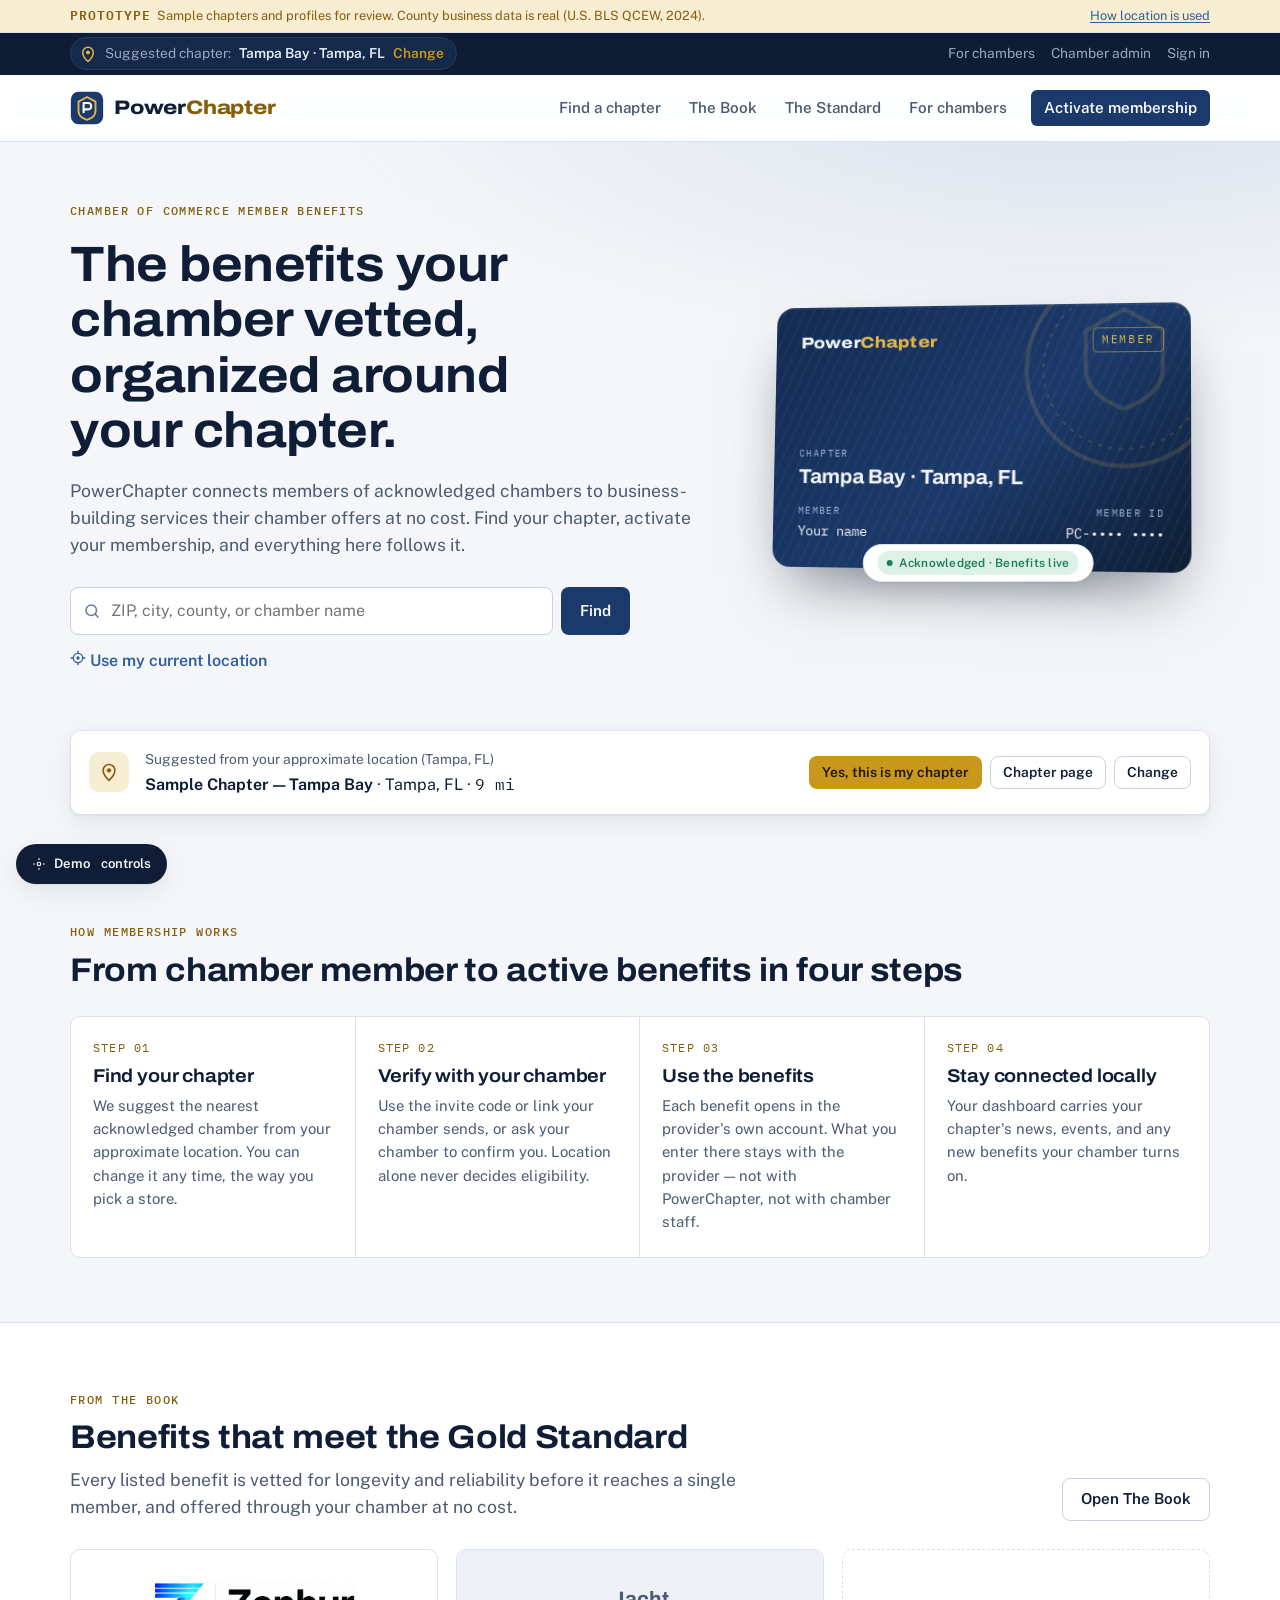
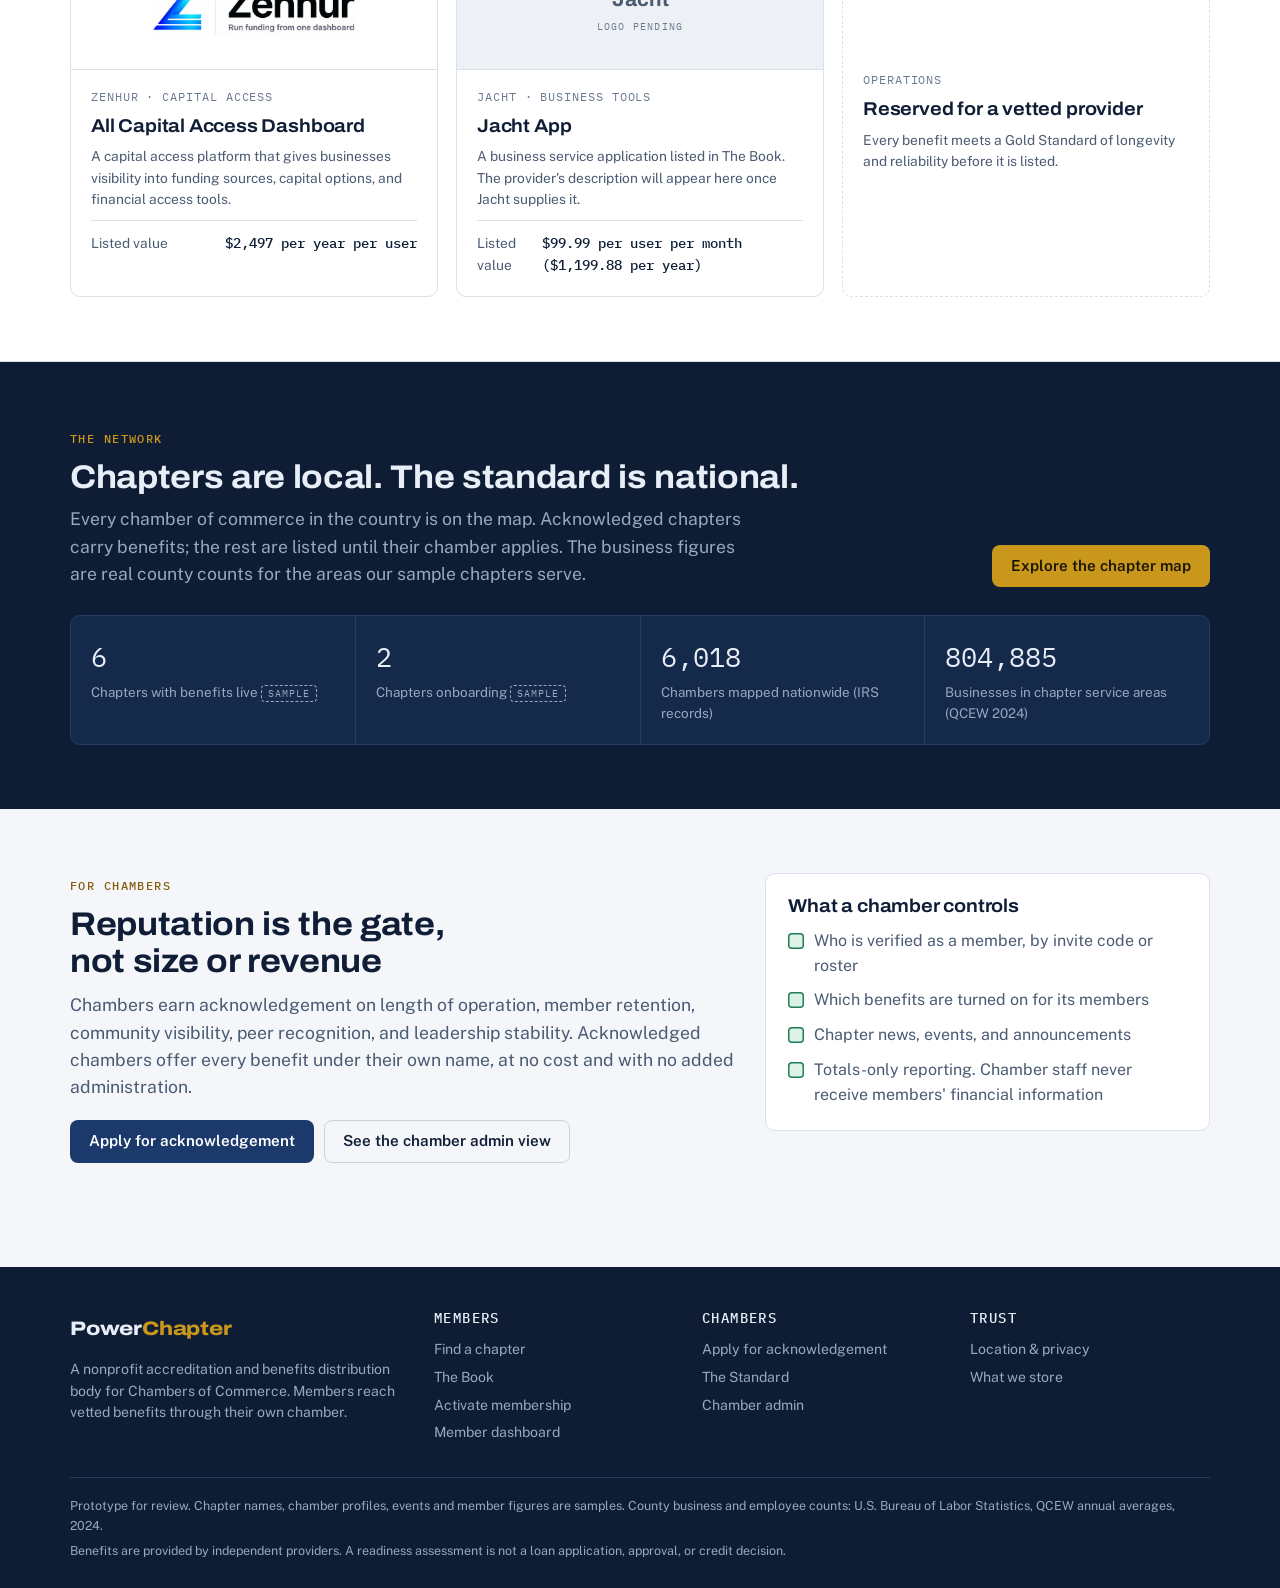
<file: index.html>
<!doctype html>
<html lang="en">
<head>
<meta charset="utf-8">
<meta name="viewport" content="width=device-width, initial-scale=1, viewport-fit=cover">
<title>PowerChapter Member Portal</title>
<meta name="robots" content="noindex, nofollow">
<meta name="description" content="Prototype of the PowerChapter member portal: find your chamber chapter, activate membership, and use chamber-vetted benefits.">
<link rel="preconnect" href="https://fonts.googleapis.com">
<link rel="preconnect" href="https://fonts.gstatic.com" crossorigin>
<link rel="stylesheet" href="https://fonts.googleapis.com/css2?family=Archivo:wdth,wght@62..125,400..800&family=IBM+Plex+Mono:wght@400;500;600&family=Public+Sans:wght@400;500;600;700&display=swap">
<link rel="icon" href="assets/favicon.svg" type="image/svg+xml">
<link rel="icon" href="assets/favicon-32.png" sizes="32x32" type="image/png">
<link rel="apple-touch-icon" href="assets/apple-touch-icon.png">
<meta name="theme-color" content="#1B3A6B">
<link rel="stylesheet" href="assets/app.css">
</head>
<body>
<div class="ribbon"><div class="wrap"><span><b>PROTOTYPE</b> &nbsp;Sample chapters and profiles for review. County business data is real (U.S. BLS QCEW, 2024).</span><a href="#/privacy">How location is used</a></div></div>

<div class="utility"><div class="wrap">
  <button class="chip-loc" id="chipLoc" type="button" aria-haspopup="dialog">
    <svg class="pin" viewBox="0 0 24 24" fill="none" aria-hidden="true"><path d="M12 22s7-6.2 7-12a7 7 0 1 0-14 0c0 5.8 7 12 7 12Z" stroke="#E2B64B" stroke-width="2"/><circle cx="12" cy="10" r="2.6" fill="#E2B64B"/></svg>
    <span class="lbl" id="chipLbl">Your chapter:</span>
    <span class="val" id="chipVal">Choose a chapter</span>
    <span class="chg">Change</span>
  </button>
  <nav class="util-links" aria-label="Utility">
    <a href="#/for-chambers">For chambers</a>
    <a href="#/admin">Chamber admin</a>
    <a href="#/member" id="utilAcct">Sign in</a>
  </nav>
</div></div>

<header class="site-header"><div class="wrap" style="position:relative">
  <a class="brand" href="#/" aria-label="PowerChapter home">
    <svg viewBox="0 0 40 40" aria-hidden="true"><rect x="1" y="1" width="38" height="38" rx="9" fill="#1B3A6B"/><path d="M20 7l10 5.5v11c0 5-4.3 8.7-10 10.5-5.7-1.8-10-5.5-10-10.5v-11L20 7Z" fill="none" stroke="#E2B64B" stroke-width="2.2"/><path d="M16 26V14h5.2a3.8 3.8 0 0 1 0 7.6H16" fill="none" stroke="#fff" stroke-width="2.4" stroke-linejoin="round"/></svg>
    <span class="wm">Power<span>Chapter</span></span>
  </a>
  <button class="menu-btn" id="menuBtn" type="button" aria-expanded="false" aria-controls="mainNav">Menu</button>
  <nav class="nav" id="mainNav" aria-label="Main">
    <a href="#/chapters" data-nav="chapters">Find a chapter</a>
    <a href="#/book" data-nav="book">The Book</a>
    <a href="#/standard" data-nav="standard">The Standard</a>
    <a href="#/for-chambers" data-nav="for-chambers">For chambers</a>
    <a class="btn btn-primary btn-sm" href="#/activate" id="navCta">Activate membership</a>
  </nav>
</div></header>

<main id="app" tabindex="-1"></main>

<footer class="site-footer"><div class="wrap">
  <div class="foot-grid">
    <div>
      <a class="brand" href="#/"><span class="wm">Power<span>Chapter</span></span></a>
      <p style="margin-top:12px;max-width:40ch">A nonprofit accreditation and benefits distribution body for Chambers of Commerce. Members reach vetted benefits through their own chamber.</p>
    </div>
    <div><h4>Members</h4><a href="#/chapters">Find a chapter</a><a href="#/book">The Book</a><a href="#/activate">Activate membership</a><a href="#/member">Member dashboard</a></div>
    <div><h4>Chambers</h4><a href="#/for-chambers">Apply for acknowledgement</a><a href="#/standard">The Standard</a><a href="#/admin">Chamber admin</a></div>
    <div><h4>Trust</h4><a href="#/privacy">Location &amp; privacy</a><a href="#/privacy">What we store</a></div>
  </div>
  <div class="foot-legal">
    <span>Prototype for review. Chapter names, chamber profiles, events and member figures are samples. County business and employee counts: U.S. Bureau of Labor Statistics, QCEW annual averages, 2024.</span>
    <span>Benefits are provided by independent providers. A readiness assessment is not a loan application, approval, or credit decision.</span>
  </div>
</div></footer>

<div class="scrim" id="scrim"></div>
<aside class="drawer" id="drawer" role="dialog" aria-modal="true" aria-labelledby="drawerTitle" aria-hidden="true"></aside>
<div class="tip" id="tip" role="tooltip"></div>
<div class="toast" id="toast" role="status" aria-live="polite"></div>

<button class="proto-fab" id="protoFab" type="button" aria-expanded="false"><svg width="14" height="14" viewBox="0 0 24 24" fill="none" aria-hidden="true"><circle cx="12" cy="12" r="3" stroke="currentColor" stroke-width="2"/><path d="M12 2v3M12 19v3M2 12h3M19 12h3" stroke="currentColor" stroke-width="2"/></svg>Demo<span class="t">&nbsp;controls</span></button>
<div class="proto-pop" id="protoPop" hidden></div>

<script src="assets/vendor/d3.min.js"></script>
<script src="assets/vendor/topojson-client.min.js"></script>
<script src="assets/data/territory-data.js"></script>
<script src="assets/data/zips.js" defer></script>
<script src="assets/data/chapters.js"></script>
<script src="assets/data/chambers.js" defer></script>
<script src="assets/app.js" defer></script>
</body>
</html>
</file>
<file: assets/app.css>
/* PowerChapter prototype — design tokens and components */
:root{
  --bg:#F4F6F9; --surface:#FFFFFF; --surface-2:#EDF1F6; --ink:#0F1E36; --ink-2:#4B5B73; --ink-3:#6B7A90;
  --line:#DAE1EA; --line-2:#C9D3DF;
  --brand:#1B3A6B; --brand-2:#24497F; --on-brand:#FFFFFF;
  --accent:#C9971C; --accent-ink:#855E0C; --accent-soft:#F7EDD2;
  --blue:#2F5F9F; --blue-soft:#E3ECF8;
  --ok:#1D7F54; --ok-soft:#DDF1E7; --warn:#9A6200; --warn-soft:#F8ECD4; --bad:#B23A3A;
  --panel:#0E1D33; --panel-2:#15294A; --panel-3:#1C355C; --panel-ink:#E8EEF7; --panel-mute:#97A8C1; --panel-line:#253C60;
  --shadow:0 1px 2px rgba(15,30,54,.06),0 8px 24px rgba(15,30,54,.08);
  --radius:10px; --radius-sm:6px;
  --f-display:"Archivo","Helvetica Neue",Arial,sans-serif;
  --f-body:"Public Sans","Segoe UI",Roboto,Arial,sans-serif;
  --f-mono:"IBM Plex Mono",ui-monospace,"SFMono-Regular",Menlo,Consolas,monospace;
  --wrap:1180px;
}
@media (prefers-color-scheme: dark){
  :root:not([data-theme="light"]){
    --bg:#09131F; --surface:#0F1C2E; --surface-2:#152538; --ink:#E6ECF5; --ink-2:#A6B4C8; --ink-3:#8494AA;
    --line:#203249; --line-2:#2B405B;
    --brand:#3A69B5; --brand-2:#4A7AC7; --on-brand:#FFFFFF;
    --accent:#E2B64B; --accent-ink:#E6BF62; --accent-soft:#2E2512;
    --blue:#77A2DE; --blue-soft:#15294A;
    --ok:#4CBB88; --ok-soft:#0F2E22; --warn:#E0A544; --warn-soft:#2E2210; --bad:#E07272;
    --panel:#0A1728; --panel-2:#12233C; --panel-3:#1A3050; --panel-line:#223857;
    --shadow:0 1px 2px rgba(0,0,0,.3),0 8px 24px rgba(0,0,0,.35);
  }
}
:root[data-theme="dark"]{
  --bg:#09131F; --surface:#0F1C2E; --surface-2:#152538; --ink:#E6ECF5; --ink-2:#A6B4C8; --ink-3:#8494AA;
  --line:#203249; --line-2:#2B405B;
  --brand:#3A69B5; --brand-2:#4A7AC7; --on-brand:#FFFFFF;
  --accent:#E2B64B; --accent-ink:#E6BF62; --accent-soft:#2E2512;
  --blue:#77A2DE; --blue-soft:#15294A;
  --ok:#4CBB88; --ok-soft:#0F2E22; --warn:#E0A544; --warn-soft:#2E2210; --bad:#E07272;
  --panel:#0A1728; --panel-2:#12233C; --panel-3:#1A3050; --panel-line:#223857;
  --shadow:0 1px 2px rgba(0,0,0,.3),0 8px 24px rgba(0,0,0,.35);
}

*{box-sizing:border-box}
[hidden]{display:none!important}
html{-webkit-text-size-adjust:100%}
body{margin:0;background:var(--bg);color:var(--ink);font-family:var(--f-body);font-size:16px;line-height:1.55;overflow-x:hidden}
img{max-width:100%;display:block}
a{color:var(--blue);text-underline-offset:2px}
button,input,select,textarea{font:inherit;color:inherit}
:focus-visible{outline:3px solid var(--accent);outline-offset:2px;border-radius:4px}
.wrap{max-width:var(--wrap);margin-inline:auto;padding-inline:20px}
.num,.mono{font-family:var(--f-mono);font-variant-numeric:tabular-nums}
h1,h2,h3,h4{font-family:var(--f-display);font-variation-settings:"wdth" 108;line-height:1.12;margin:0;text-wrap:balance;letter-spacing:-.01em}
h1{font-size:clamp(2rem,4.2vw,3.1rem);font-weight:700}
h2{font-size:clamp(1.5rem,2.6vw,2.05rem);font-weight:700}
h3{font-size:1.16rem;font-weight:650}
h4{font-size:1rem;font-weight:650}
p{margin:0}
.eyebrow{font-family:var(--f-mono);font-size:.74rem;letter-spacing:.12em;text-transform:uppercase;color:var(--accent-ink);font-weight:500}
.lede{font-size:1.1rem;color:var(--ink-2);max-width:62ch}
.muted{color:var(--ink-2)}
.small{font-size:.86rem}
.tiny{font-size:.76rem}

/* ---------- Prototype ribbon ---------- */
.ribbon{background:var(--accent-soft);color:var(--accent-ink);font-size:.8rem;border-bottom:1px solid var(--line)}
.ribbon .wrap{display:flex;gap:10px;align-items:center;justify-content:space-between;padding-block:6px;flex-wrap:wrap}
.ribbon b{font-family:var(--f-mono);letter-spacing:.08em;font-weight:600}

/* ---------- Utility bar (chapter pill) ---------- */
.utility{background:var(--panel);color:var(--panel-ink);font-size:.86rem}
.utility .wrap{display:flex;align-items:center;justify-content:space-between;gap:12px;min-height:42px;flex-wrap:wrap;padding-block:4px}
.chip-loc{display:inline-flex;align-items:center;gap:8px;background:var(--panel-2);border:1px solid var(--panel-line);color:var(--panel-ink);border-radius:999px;padding:5px 12px 5px 8px;cursor:pointer;max-width:100%}
.chip-loc:hover{border-color:var(--accent)}
.chip-loc .pin{width:18px;height:18px;flex:none}
.chip-loc .lbl{color:var(--panel-mute)}
.chip-loc .val{font-weight:600;white-space:nowrap;overflow:hidden;text-overflow:ellipsis;max-width:52vw}
.chip-loc .chg{color:var(--accent);font-weight:600}
.utility .util-links{display:flex;gap:16px;align-items:center}
.utility .util-links a{color:var(--panel-mute);text-decoration:none}
.utility .util-links a:hover{color:var(--panel-ink)}

/* ---------- Header ---------- */
.site-header{position:sticky;top:env(safe-area-inset-top,0px);z-index:40;background:color-mix(in srgb,var(--surface) 92%,transparent);backdrop-filter:saturate(1.4) blur(10px);border-bottom:1px solid var(--line)}
.site-header .wrap{display:flex;align-items:center;gap:24px;min-height:66px}
.brand{display:flex;align-items:center;gap:10px;text-decoration:none;color:var(--ink);flex:none}
.brand svg{width:34px;height:34px}
.brand .wm{font-family:var(--f-display);font-variation-settings:"wdth" 118;font-weight:800;font-size:1.22rem;letter-spacing:-.01em}
.brand .wm span{color:var(--accent-ink)}
.nav{display:flex;gap:4px;margin-left:auto;align-items:center}
.nav a{color:var(--ink-2);text-decoration:none;font-weight:550;font-size:.95rem;padding:8px 12px;border-radius:var(--radius-sm)}
.nav a:hover{color:var(--ink);background:var(--surface-2)}
.nav a[aria-current="page"]{color:var(--ink);box-shadow:inset 0 -2px 0 var(--accent)}
.nav .btn{margin-left:8px}
.nav a.btn-primary,.nav a.btn-primary:hover{color:var(--on-brand);background:var(--brand)}
.menu-btn{display:none;margin-left:auto;background:none;border:1px solid var(--line);border-radius:8px;padding:8px 10px;cursor:pointer}
@media (max-width:900px){
  .nav{display:none;position:absolute;left:0;right:0;top:100%;flex-direction:column;align-items:stretch;background:var(--surface);border-bottom:1px solid var(--line);padding:10px 20px 16px;gap:2px}
  .nav.open{display:flex}
  .nav .btn{margin:8px 0 0}
  .menu-btn{display:inline-flex}
}

/* ---------- Buttons ---------- */
.btn{display:inline-flex;align-items:center;justify-content:center;gap:8px;border-radius:8px;padding:11px 18px;font-weight:600;font-size:.95rem;text-decoration:none;cursor:pointer;border:1px solid transparent;line-height:1.2;white-space:nowrap}
.btn-primary{background:var(--brand);color:var(--on-brand)}
.btn-primary:hover{background:var(--brand-2)}
.btn-gold{background:var(--accent);color:#1B1405}
.btn-gold:hover{filter:brightness(1.06)}
.btn-ghost{background:transparent;border-color:var(--line-2);color:var(--ink)}
.btn-ghost:hover{border-color:var(--ink-3)}
.btn-link{background:none;border:none;padding:0;color:var(--blue);font-weight:600;cursor:pointer}
.btn-sm{padding:7px 12px;font-size:.86rem}
.btn[disabled]{opacity:.5;cursor:not-allowed}
.panel .btn-ghost,.home-chap .btn-ghost,.on-dark .btn-ghost{border-color:var(--panel-line);color:var(--panel-ink)}

/* ---------- Pills / chips ---------- */
.pill{display:inline-flex;align-items:center;gap:6px;font-size:.74rem;font-weight:600;padding:3px 9px;border-radius:999px;white-space:nowrap;letter-spacing:.02em}
.pill::before{content:"";width:6px;height:6px;border-radius:50%;background:currentColor}
.pill.live{background:var(--ok-soft);color:var(--ok)}
.pill.onb{background:var(--warn-soft);color:var(--warn)}
.pill.ver{background:var(--blue-soft);color:var(--blue)}
.pill.pend{background:var(--warn-soft);color:var(--warn)}
.pill.plain::before{display:none}
.sample{font-family:var(--f-mono);font-size:.64rem;letter-spacing:.1em;border:1px dashed currentColor;color:var(--ink-3);padding:1px 6px;border-radius:4px;text-transform:uppercase;white-space:nowrap}
.panel .sample,.on-dark .sample{color:var(--panel-mute)}

/* ---------- Sections ---------- */
main{min-height:60vh}
.section{padding-block:64px}
.section-tight{padding-block:40px}
.section-head{display:flex;justify-content:space-between;align-items:end;gap:20px;margin-bottom:28px;flex-wrap:wrap}
.section-head .lede{margin-top:10px}
.band{background:var(--surface);border-block:1px solid var(--line)}
.band-dark{background:var(--panel);color:var(--panel-ink)}
.band-dark .muted,.band-dark .lede{color:var(--panel-mute)}
.band-dark .eyebrow{color:var(--accent)}

/* ---------- Hero ---------- */
.hero{padding-block:56px 48px;background:
  radial-gradient(1100px 380px at 85% -10%,color-mix(in srgb,var(--blue) 14%,transparent),transparent 70%),var(--bg)}
.hero-grid{display:grid;grid-template-columns:minmax(0,1.15fr) minmax(0,.85fr);gap:48px;align-items:center}
.hero h1{margin-top:14px}
.hero .lede{margin-top:18px}
.hero-search{margin-top:28px;display:flex;gap:8px;max-width:560px}
.hero-actions{display:flex;gap:10px;flex-wrap:wrap;margin-top:14px}
@media (max-width:900px){.hero-grid{grid-template-columns:minmax(0,1fr);gap:36px}}

.field{display:flex;flex-direction:column;gap:6px}
.field label{font-size:.84rem;font-weight:600;color:var(--ink-2)}
.input{width:100%;background:var(--surface);border:1px solid var(--line-2);border-radius:8px;padding:11px 14px;font-size:1rem;min-width:0}
.input:focus{outline:none;border-color:var(--blue);box-shadow:0 0 0 3px color-mix(in srgb,var(--blue) 22%,transparent)}
select.input{appearance:auto}
.search-box{position:relative;flex:1;min-width:0}
.search-box .input{padding-left:40px}
.search-box .ico{position:absolute;left:13px;top:50%;transform:translateY(-50%);width:18px;height:18px;color:var(--ink-3);pointer-events:none}
.suggest{position:absolute;left:0;right:0;top:calc(100% + 6px);background:var(--surface);border:1px solid var(--line);border-radius:10px;box-shadow:var(--shadow);z-index:30;overflow:hidden;max-height:340px;overflow-y:auto}
.suggest button{display:flex;width:100%;text-align:left;gap:10px;align-items:center;background:none;border:0;padding:10px 14px;cursor:pointer;border-bottom:1px solid var(--line)}
.suggest button:last-child{border-bottom:0}
.suggest button:hover,.suggest button.act{background:var(--surface-2)}
.suggest .k{font-family:var(--f-mono);font-size:.66rem;letter-spacing:.08em;text-transform:uppercase;color:var(--ink-3);width:62px;flex:none}
.suggest .t{font-weight:550;overflow:hidden;text-overflow:ellipsis;white-space:nowrap}
.suggest .s{margin-left:auto;font-size:.8rem;color:var(--ink-3);white-space:nowrap}

/* ---------- Member card (hero visual) ---------- */
.mcard-stage{position:relative;display:flex;justify-content:center;perspective:1200px}
.mcard{width:100%;max-width:420px;aspect-ratio:1.586;border-radius:18px;padding:24px 26px;color:#F3F6FB;position:relative;overflow:hidden;
  background:linear-gradient(135deg,#132B52 0%,#1B3A6B 55%,#0E1D33 100%);box-shadow:0 30px 60px -20px rgba(9,20,38,.55),0 2px 0 rgba(255,255,255,.06) inset;
  transform:rotateY(-8deg) rotateX(4deg);transition:transform .5s ease;display:flex;flex-direction:column}
.mcard:hover{transform:rotateY(0) rotateX(0)}
.mcard::after{content:"";position:absolute;inset:0;background:repeating-linear-gradient(115deg,rgba(255,255,255,.035) 0 2px,transparent 2px 9px);pointer-events:none}
.mcard .seal{position:absolute;right:-40px;top:-40px;width:210px;height:210px;opacity:.16}
.mcard .top{display:flex;justify-content:space-between;align-items:center;position:relative;z-index:1}
.mcard .top .wm{font-family:var(--f-display);font-variation-settings:"wdth" 118;font-weight:800;letter-spacing:.01em;font-size:1.02rem}
.mcard .top .wm span{color:#E2B64B}
.mcard .tier{font-family:var(--f-mono);font-size:.66rem;letter-spacing:.16em;text-transform:uppercase;color:#E2B64B;border:1px solid rgba(226,182,75,.5);padding:3px 8px;border-radius:4px}
.mcard .chap{margin-top:auto;position:relative;z-index:1}
.mcard .chap small{display:block;font-family:var(--f-mono);font-size:.62rem;letter-spacing:.14em;text-transform:uppercase;color:#9DB2D3}
.mcard .chap b{display:block;font-family:var(--f-display);font-variation-settings:"wdth" 104;font-size:1.28rem;line-height:1.15;margin-top:4px}
.mcard .meta{display:flex;justify-content:space-between;align-items:end;margin-top:16px;position:relative;z-index:1;gap:10px}
.mcard .meta small{display:block;font-family:var(--f-mono);font-size:.6rem;letter-spacing:.14em;text-transform:uppercase;color:#9DB2D3}
.mcard .meta span{font-family:var(--f-mono);font-size:.86rem}
.mcard-note{position:absolute;bottom:-14px;left:50%;transform:translateX(-50%);background:var(--surface);border:1px solid var(--line);box-shadow:var(--shadow);border-radius:999px;padding:6px 14px;font-size:.8rem;white-space:nowrap;display:flex;gap:8px;align-items:center}
@media (max-width:420px){.mcard{padding:18px}.mcard .chap b{font-size:1.08rem}.mcard-note{white-space:normal;text-align:center;width:90%}}

/* ---------- Nearest strip ---------- */
.nearest{background:var(--surface);border:1px solid var(--line);border-radius:var(--radius);padding:16px 18px;display:flex;gap:16px;align-items:center;flex-wrap:wrap;box-shadow:var(--shadow)}
.nearest .ico{width:40px;height:40px;border-radius:10px;background:var(--accent-soft);color:var(--accent-ink);display:grid;place-items:center;flex:none}
.nearest .txt{flex:1;min-width:220px}
.nearest .txt b{font-weight:650}
.nearest .acts{display:flex;gap:8px;flex-wrap:wrap}

/* ---------- Steps (a real sequence) ---------- */
.steps{display:grid;grid-template-columns:repeat(4,minmax(0,1fr));gap:0;border:1px solid var(--line);border-radius:var(--radius);background:var(--surface);overflow:hidden}
.step{padding:22px 22px 24px;border-right:1px solid var(--line);display:flex;flex-direction:column;gap:8px}
.step:last-child{border-right:0}
.step .n{font-family:var(--f-mono);font-size:.74rem;color:var(--accent-ink);letter-spacing:.1em}
.step p{color:var(--ink-2);font-size:.93rem}
@media (max-width:900px){.steps{grid-template-columns:1fr 1fr}.step:nth-child(2){border-right:0}.step:nth-child(-n+2){border-bottom:1px solid var(--line)}}
@media (max-width:560px){.steps{grid-template-columns:1fr}.step{border-right:0;border-bottom:1px solid var(--line)}.step:last-child{border-bottom:0}}

/* ---------- Benefit cards ---------- */
.grid-3{display:grid;grid-template-columns:repeat(3,minmax(0,1fr));gap:18px}
.grid-2{display:grid;grid-template-columns:repeat(2,minmax(0,1fr));gap:18px}
@media (max-width:900px){.grid-3{grid-template-columns:1fr 1fr}}
@media (max-width:620px){.grid-3,.grid-2{grid-template-columns:1fr}}
.bcard{background:var(--surface);border:1px solid var(--line);border-radius:var(--radius);display:flex;flex-direction:column;overflow:hidden}
.bcard .photo{aspect-ratio:16/8}
.bcard .body{padding:18px 20px 20px;display:flex;flex-direction:column;gap:10px;flex:1}
.bcard .prov{font-family:var(--f-mono);font-size:.72rem;letter-spacing:.08em;text-transform:uppercase;color:var(--ink-3)}
.bcard .val{display:flex;justify-content:space-between;align-items:center;gap:10px;border-top:1px solid var(--line);padding-top:12px;margin-top:auto;font-size:.86rem}
.bcard .val b{font-family:var(--f-mono);font-weight:500}
.bcard.slot{border-style:dashed;background:transparent}
.bcard.slot .body{justify-content:center;align-items:flex-start;min-height:200px}
.bcard a.cover{color:inherit;text-decoration:none}
.bcard:hover{border-color:var(--line-2)}

/* ---------- Photo slots ---------- */
.photo{position:relative;background:
  linear-gradient(135deg,color-mix(in srgb,var(--blue) 18%,var(--surface-2)),var(--surface-2));overflow:hidden;max-width:100%}
.photo img{position:absolute;inset:0;width:100%;height:100%;object-fit:cover;z-index:1}
.photo .ph{position:absolute;inset:0;display:flex;flex-direction:column;align-items:center;justify-content:center;gap:6px;color:var(--ink-3);font-family:var(--f-mono);font-size:.68rem;letter-spacing:.1em;text-transform:uppercase;text-align:center;padding:10px}
.photo .ph svg{width:26px;height:26px;opacity:.7}

/* ---------- Stats row ---------- */
.stats{display:grid;grid-template-columns:repeat(4,minmax(0,1fr));gap:1px;background:var(--panel-line);border:1px solid var(--panel-line);border-radius:var(--radius);overflow:hidden}
.stat{background:var(--panel-2);padding:20px}
.stat .v{font-family:var(--f-mono);font-size:1.7rem;color:var(--panel-ink);font-variant-numeric:tabular-nums}
.stat .k{color:var(--panel-mute);font-size:.84rem;margin-top:4px}
@media (max-width:760px){.stats{grid-template-columns:1fr 1fr}}

/* ---------- Finder ---------- */
.finder-controls{display:flex;gap:10px;flex-wrap:wrap;align-items:center;margin-bottom:16px}
.finder-controls .search-box{min-width:240px}
.finder-controls select{width:auto;min-width:180px}
.seg{display:inline-flex;border:1px solid var(--line-2);border-radius:8px;overflow:hidden;background:var(--surface)}
.seg button{border:0;background:none;padding:10px 14px;font-weight:600;font-size:.88rem;cursor:pointer;color:var(--ink-2)}
.seg button[aria-pressed="true"]{background:var(--brand);color:var(--on-brand)}
.finder{display:grid;grid-template-columns:minmax(0,1.55fr) minmax(300px,.95fr);gap:16px;align-items:start}
@media (max-width:980px){.finder{grid-template-columns:minmax(0,1fr)}}
.panel{background:var(--panel);color:var(--panel-ink);border:1px solid var(--panel-line);border-radius:14px}
.map-panel{padding:14px;position:relative}
.map-panel svg{width:100%;height:auto;display:block;border-radius:8px;background:var(--panel-2);touch-action:manipulation}
.map-tools{position:absolute;right:24px;top:24px;display:flex;gap:6px;z-index:2}
.map-tools button{background:var(--panel);border:1px solid var(--panel-line);color:var(--panel-ink);border-radius:6px;padding:5px 10px;font-size:.78rem;cursor:pointer}
.legend{display:flex;align-items:center;gap:12px;flex-wrap:wrap;font-size:.74rem;color:var(--panel-mute);margin-top:10px;padding-inline:4px}
.legend .ramp{display:flex}
.legend .ramp i{width:22px;height:9px;display:block}
.legend .sw{display:inline-flex;align-items:center;gap:6px}
.legend .sw .o{width:14px;height:10px;border:2px solid var(--accent);border-radius:2px}
.legend .sw .dot{width:10px;height:10px;border-radius:50%;background:var(--accent);box-shadow:0 0 0 2px var(--panel)}
.legend .sw .dot.h{background:transparent;border:2px solid var(--accent)}
.legend .sw .you{width:10px;height:10px;border-radius:50%;background:#5FD1FF;box-shadow:0 0 0 3px rgba(95,209,255,.3)}

.c-county{stroke:var(--panel);stroke-width:.25;cursor:pointer;transition:opacity .2s}
.c-county.dim{opacity:.28}
.c-state{fill:none;stroke:#6F87AB;stroke-width:.6;stroke-opacity:.55;pointer-events:none}
.c-serve{fill:none;stroke:var(--accent);stroke-width:1.3;pointer-events:none;stroke-linejoin:round}
.c-serve.sel{stroke-width:2.4;stroke:#FFD774}
.c-pin{cursor:pointer}
.c-pin circle.dot{fill:var(--accent);stroke:var(--panel);stroke-width:1.6}
.c-pin.onb circle.dot{fill:var(--panel);stroke:var(--accent);stroke-width:2}
.c-pin.sel circle.halo{fill:rgba(255,215,116,.25)}
.c-you circle{fill:#5FD1FF;stroke:#fff;stroke-width:1.2}
.c-you circle.pulse{fill:rgba(95,209,255,.25);stroke:none}

.side{padding:20px;display:flex;flex-direction:column;gap:16px;min-height:200px}
.side h3{font-size:1.3rem;color:var(--panel-ink)}
.side .sub{color:var(--panel-mute);font-size:.86rem}
.side .hr{height:1px;background:var(--panel-line)}
.row{display:flex;gap:12px;align-items:center;padding:12px 0;border-bottom:1px solid var(--panel-line)}
.row:last-child{border-bottom:0}
.row.btnrow{cursor:pointer;border-radius:8px;padding-inline:8px;margin-inline:-8px;background:none;border-left:0;border-right:0;border-top:0;color:inherit;text-align:left;width:calc(100% + 16px)}
.row.btnrow:hover{background:var(--panel-2)}
.rank{width:26px;height:26px;border-radius:50%;background:var(--accent);color:#1B1405;font-weight:700;font-size:.78rem;display:grid;place-items:center;flex:none;font-family:var(--f-mono)}
.rank.h{background:transparent;border:2px solid var(--accent);color:var(--accent)}
.row .nm{flex:1;min-width:0}
.row .nm b{display:block;font-weight:650;color:var(--panel-ink);overflow:hidden;text-overflow:ellipsis}
.row .nm span{font-size:.8rem;color:var(--panel-mute)}
.row .rt{font-family:var(--f-mono);font-size:.8rem;color:var(--panel-mute);white-space:nowrap;text-align:right}
.kv{display:grid;grid-template-columns:1fr 1fr;gap:1px;background:var(--panel-line);border:1px solid var(--panel-line);border-radius:10px;overflow:hidden}
.kv div{background:var(--panel-2);padding:12px 14px}
.kv small{display:block;font-size:.72rem;color:var(--panel-mute);letter-spacing:.04em}
.kv b{font-family:var(--f-mono);font-weight:500;font-size:1.02rem;color:var(--panel-ink);font-variant-numeric:tabular-nums}
.side .lbl{font-family:var(--f-mono);font-size:.68rem;letter-spacing:.12em;text-transform:uppercase;color:var(--panel-mute);display:flex;justify-content:space-between;gap:8px;align-items:center}
.side .acts{display:flex;gap:8px;flex-wrap:wrap}
.side .note{font-size:.76rem;color:var(--panel-mute);line-height:1.45}
.empty{border:1px dashed var(--panel-line);border-radius:10px;padding:16px;color:var(--panel-mute);font-size:.9rem}
.empty b{color:var(--panel-ink)}
.tip{position:fixed;z-index:80;pointer-events:none;background:#0A1426;color:#E8EEF7;border:1px solid #2A4268;border-radius:8px;padding:10px 12px;font-size:.8rem;min-width:200px;opacity:0;transition:opacity .12s;box-shadow:0 10px 30px rgba(0,0,0,.35)}
.tip b{display:block;margin-bottom:6px;font-size:.84rem}
.tip div{display:flex;justify-content:space-between;gap:14px;font-family:var(--f-mono);font-size:.76rem;color:#B5C3D8}
.tip .srv{color:#FFD774;font-family:var(--f-body);margin-top:6px;display:block}
.source-note{font-size:.76rem;color:var(--ink-3);margin-top:12px;text-align:center;max-width:none}

/* ---------- Drawer (chapter picker) ---------- */
.scrim{position:fixed;inset:0;background:rgba(6,12,24,.5);z-index:90;opacity:0;pointer-events:none;transition:opacity .2s}
.scrim.open{opacity:1;pointer-events:auto}
.drawer{position:fixed;top:0;right:0;bottom:0;width:min(440px,100%);background:var(--surface);z-index:91;transform:translateX(100%);transition:transform .25s ease;display:flex;flex-direction:column;padding-top:env(safe-area-inset-top,0px);padding-bottom:env(safe-area-inset-bottom,0px);visibility:hidden}
.drawer.open{transform:none;visibility:visible;box-shadow:-20px 0 50px rgba(0,0,0,.2)}
.drawer-head{padding:18px 20px;border-bottom:1px solid var(--line);display:flex;justify-content:space-between;align-items:center;gap:10px}
.drawer-body{padding:18px 20px;overflow-y:auto;display:flex;flex-direction:column;gap:16px;flex:1}
.x{background:none;border:1px solid var(--line);border-radius:8px;width:36px;height:36px;cursor:pointer;display:grid;place-items:center;flex:none}
.cur{border:1px solid var(--line);border-radius:10px;padding:14px;display:flex;flex-direction:column;gap:6px;background:var(--surface-2)}
.cur .lbl{font-family:var(--f-mono);font-size:.66rem;letter-spacing:.12em;text-transform:uppercase;color:var(--ink-3)}
.opt{border:1px solid var(--line);border-radius:10px;padding:14px;display:flex;gap:12px;align-items:flex-start}
.opt.sel{border-color:var(--accent);box-shadow:0 0 0 1px var(--accent) inset}
.opt .nm{flex:1;min-width:0}
.opt .nm b{display:block}
.opt .nm span{font-size:.84rem;color:var(--ink-2)}
.opt .dist{font-family:var(--f-mono);font-size:.8rem;color:var(--ink-3);white-space:nowrap}
.status-line{font-size:.86rem;color:var(--ink-2);display:flex;gap:8px;align-items:center}

/* ---------- Page header ---------- */
.page-head{padding-block:44px 28px;border-bottom:1px solid var(--line);background:var(--surface)}
.page-head .lede{margin-top:12px}
.crumbs{font-size:.84rem;color:var(--ink-3);margin-bottom:12px}
.crumbs a{color:var(--ink-3)}

/* ---------- Chapter page ---------- */
.ch-hero{position:relative}
.ch-hero .photo{aspect-ratio:16/5;border-radius:0}
@media (max-width:700px){.ch-hero .photo{aspect-ratio:16/8}}
.ch-id{background:var(--surface);border-bottom:1px solid var(--line)}
.ch-id .wrap{display:flex;gap:20px;align-items:flex-end;justify-content:space-between;flex-wrap:wrap;padding-block:22px}
.ch-id .who{display:flex;gap:16px;align-items:center;min-width:0}
.ch-logo{width:72px;height:72px;border-radius:14px;margin-top:-58px;border:4px solid var(--surface);flex:none;position:relative;z-index:2;box-shadow:var(--shadow)}
.ch-logo .photo{width:100%;height:100%;border-radius:10px}
.ch-meta{display:flex;gap:10px;align-items:center;flex-wrap:wrap;margin-top:6px;color:var(--ink-2);font-size:.9rem}
.two-col{display:grid;grid-template-columns:minmax(0,1.5fr) minmax(0,1fr);gap:28px;align-items:start}
@media (max-width:900px){.two-col{grid-template-columns:minmax(0,1fr)}}
.card{background:var(--surface);border:1px solid var(--line);border-radius:var(--radius);padding:22px}
.card h3{margin-bottom:12px}
.table-wrap{overflow-x:auto}
table.data{width:100%;border-collapse:collapse;font-size:.92rem}
table.data th{font-family:var(--f-mono);font-size:.68rem;letter-spacing:.1em;text-transform:uppercase;color:var(--ink-3);text-align:left;font-weight:500;padding:8px 10px;border-bottom:1px solid var(--line)}
table.data td{padding:10px;border-bottom:1px solid var(--line)}
table.data td.n,table.data th.n{text-align:right;font-family:var(--f-mono);font-variant-numeric:tabular-nums}
table.data tfoot td{font-weight:650;border-bottom:0}
.bar{height:6px;border-radius:3px;background:var(--surface-2);overflow:hidden;min-width:60px}
.bar i{display:block;height:100%;background:var(--blue)}
.mini-map{background:var(--panel);border-radius:10px;padding:10px}
.mini-map svg{width:100%;height:auto;display:block}
.people{display:grid;grid-template-columns:repeat(3,minmax(0,1fr));gap:14px}

.person .photo{aspect-ratio:1;border-radius:10px}
.person b{display:block;margin-top:8px;font-size:.92rem}
.person span{font-size:.8rem;color:var(--ink-3)}
.events{display:flex;flex-direction:column}
.event{display:flex;gap:14px;padding:12px 0;border-bottom:1px solid var(--line);align-items:center}
.event:last-child{border-bottom:0}
.date{width:52px;flex:none;text-align:center;border:1px solid var(--line);border-radius:8px;padding:4px 0;font-family:var(--f-mono)}
.date small{display:block;font-size:.62rem;letter-spacing:.1em;color:var(--accent-ink);text-transform:uppercase}
.date b{font-size:1.1rem;font-weight:500}

/* ---------- Book ---------- */
.filters{display:flex;gap:8px;flex-wrap:wrap;margin-bottom:22px}
.filters button{border:1px solid var(--line-2);background:var(--surface);border-radius:999px;padding:7px 14px;font-weight:600;font-size:.86rem;cursor:pointer;color:var(--ink-2)}
.filters button[aria-pressed="true"]{background:var(--ink);color:var(--bg);border-color:var(--ink)}

/* ---------- Benefit detail ---------- */
.inc{display:grid;grid-template-columns:repeat(3,minmax(0,1fr));gap:1px;background:var(--line);border:1px solid var(--line);border-radius:var(--radius);overflow:hidden}
.inc div{background:var(--surface);padding:20px}
.inc h4{margin-bottom:6px}
.inc p{color:var(--ink-2);font-size:.93rem}
@media (max-width:760px){.inc{grid-template-columns:1fr}}
.callout{border:1px solid var(--line);border-left:4px solid var(--accent);background:var(--surface);border-radius:8px;padding:16px 18px;font-size:.9rem;color:var(--ink-2)}
.callout b{color:var(--ink)}
.checklist{list-style:none;padding:0;margin:0;display:flex;flex-direction:column;gap:10px}
.checklist li{display:flex;gap:10px;align-items:flex-start;color:var(--ink-2)}
.checklist li::before{content:"";width:16px;height:16px;flex:none;margin-top:4px;border-radius:4px;background:var(--ok-soft);box-shadow:inset 0 0 0 1.5px var(--ok)}
.sticky-side{position:sticky;top:90px}

/* ---------- Activate / forms ---------- */
.form-card{max-width:560px;margin-inline:auto;background:var(--surface);border:1px solid var(--line);border-radius:14px;padding:28px;box-shadow:var(--shadow)}
.form-card form{display:flex;flex-direction:column;gap:16px}
.progress{display:flex;gap:6px;margin-bottom:20px}
.progress i{height:4px;flex:1;border-radius:2px;background:var(--line)}
.progress i.on{background:var(--accent)}
.check{display:flex;gap:10px;align-items:flex-start;font-size:.9rem;color:var(--ink-2)}
.check input{margin-top:4px;width:18px;height:18px;flex:none;accent-color:var(--brand)}
.radio-cards{display:grid;gap:10px}
.radio-cards label{border:1px solid var(--line-2);border-radius:10px;padding:14px;display:flex;gap:10px;cursor:pointer;align-items:flex-start}
.radio-cards label:has(input:checked){border-color:var(--brand);box-shadow:0 0 0 1px var(--brand) inset}
.radio-cards input{margin-top:4px;accent-color:var(--brand)}
.err{color:var(--bad);font-size:.84rem}
.hint{font-size:.8rem;color:var(--ink-3)}

/* ---------- Dashboard ---------- */
.dash{display:grid;grid-template-columns:minmax(0,1.4fr) minmax(0,1fr);gap:20px;align-items:start}
@media (max-width:900px){.dash{grid-template-columns:minmax(0,1fr)}}
.home-chap{background:var(--panel);color:var(--panel-ink);border-radius:14px;padding:22px;display:flex;flex-direction:column;gap:12px}
.home-chap .lbl{font-family:var(--f-mono);font-size:.68rem;letter-spacing:.12em;text-transform:uppercase;color:var(--panel-mute)}
.home-chap h3{font-size:1.4rem}
.list{display:flex;flex-direction:column}
.list .it{display:flex;gap:12px;align-items:center;padding:14px 0;border-bottom:1px solid var(--line)}
.list .it:last-child{border-bottom:0}
.list .it .nm{flex:1;min-width:0}
.list .it .nm b{display:block}
.list .it .nm span{font-size:.84rem;color:var(--ink-2)}
.ann{padding:12px 0;border-bottom:1px solid var(--line)}
.ann:last-child{border-bottom:0}
.ann b{display:block}
.ann span{font-size:.8rem;color:var(--ink-3)}
.kpis{display:grid;grid-template-columns:repeat(4,minmax(0,1fr));gap:12px}
.kpi{background:var(--surface);border:1px solid var(--line);border-radius:10px;padding:16px}
.kpi .v{font-family:var(--f-mono);font-size:1.5rem;font-variant-numeric:tabular-nums}
.kpi .k{font-size:.8rem;color:var(--ink-2)}
@media (max-width:760px){.kpis{grid-template-columns:1fr 1fr}}
.toggle{position:relative;width:42px;height:24px;flex:none}
.toggle input{opacity:0;width:0;height:0;position:absolute}
.toggle span{position:absolute;inset:0;background:var(--line-2);border-radius:999px;cursor:pointer;transition:.2s}
.toggle span::after{content:"";position:absolute;left:3px;top:3px;width:18px;height:18px;border-radius:50%;background:#fff;transition:.2s}
.toggle input:checked+span{background:var(--ok)}
.toggle input:checked+span::after{transform:translateX(18px)}
.toggle input:focus-visible+span{outline:3px solid var(--accent);outline-offset:2px}
textarea.input{min-height:90px;resize:vertical}

/* ---------- Footer ---------- */
.site-footer{background:var(--panel);color:var(--panel-mute);padding-block:44px 28px;margin-top:40px;font-size:.88rem}
.foot-grid{display:grid;grid-template-columns:1.4fr 1fr 1fr 1fr;gap:28px}
.site-footer h4{color:var(--panel-ink);font-size:.86rem;margin-bottom:10px;font-family:var(--f-mono);font-weight:500;letter-spacing:.1em;text-transform:uppercase}
.site-footer a{color:var(--panel-mute);text-decoration:none;display:block;padding:3px 0}
.site-footer a:hover{color:var(--panel-ink)}
.site-footer .brand{color:var(--panel-ink)}
.site-footer .brand .wm span{color:var(--accent)}
.foot-legal{border-top:1px solid var(--panel-line);margin-top:30px;padding-top:18px;font-size:.78rem;display:flex;flex-direction:column;gap:6px}
@media (max-width:760px){.foot-grid{grid-template-columns:1fr 1fr}}

/* ---------- Prototype controls ---------- */
.proto-fab{position:fixed;left:16px;bottom:calc(16px + env(safe-area-inset-bottom,0px));z-index:70;background:var(--ink);color:var(--bg);border:0;border-radius:999px;padding:10px 16px;font-weight:600;font-size:.82rem;cursor:pointer;box-shadow:var(--shadow);display:flex;gap:8px;align-items:center}
.proto-pop{position:fixed;left:16px;bottom:calc(66px + env(safe-area-inset-bottom,0px));z-index:71;width:min(330px,calc(100% - 32px));background:var(--surface);border:1px solid var(--line);border-radius:12px;box-shadow:var(--shadow);padding:16px;display:flex;flex-direction:column;gap:10px}
.proto-pop .lbl{font-family:var(--f-mono);font-size:.66rem;letter-spacing:.12em;text-transform:uppercase;color:var(--ink-3)}
.proto-pop .opts{display:flex;flex-direction:column;gap:6px}
.proto-pop .opts button{text-align:left;border:1px solid var(--line);background:var(--surface-2);border-radius:8px;padding:9px 12px;cursor:pointer;font-size:.86rem}
.proto-pop .opts button:hover{border-color:var(--ink-3)}
.toast{position:fixed;left:50%;bottom:calc(24px + env(safe-area-inset-bottom,0px));transform:translateX(-50%) translateY(20px);background:var(--ink);color:var(--bg);padding:11px 18px;border-radius:10px;font-size:.9rem;z-index:100;opacity:0;transition:.25s;pointer-events:none;max-width:calc(100% - 32px)}
.toast.show{opacity:1;transform:translateX(-50%)}
.modal{position:fixed;inset:0;z-index:95;display:grid;place-items:center;padding:16px;background:rgba(6,12,24,.55)}
.modal .box{background:var(--surface);border-radius:14px;max-width:520px;width:100%;padding:24px;box-shadow:var(--shadow);display:flex;flex-direction:column;gap:14px}

@media (prefers-reduced-motion:reduce){*,*::before,*::after{transition:none!important;animation:none!important}.mcard{transform:none}}
@keyframes pulse{0%{r:5}70%{r:16;opacity:0}100%{r:16;opacity:0}}
.c-you circle.pulse{animation:pulse 2s infinite}
@media (max-width:600px){.proto-fab{padding:9px 12px;font-size:.76rem}.proto-fab .t{display:none}}
.qa{background:var(--surface);border:1px solid var(--line);border-radius:var(--radius);padding:18px 20px}
.qa h4{margin-bottom:6px}
.card .rank{width:30px;height:30px;font-size:.9rem}

/* ---------- Provider logos ---------- */
.logo-plate{background:#fff;border-bottom:1px solid var(--line);display:flex;align-items:center;justify-content:center;padding:26px 24px;min-height:120px}
.logo-plate img{max-height:56px;width:auto;max-width:82%;object-fit:contain}
.logo-plate.lg{display:inline-flex;border:1px solid var(--line);border-radius:var(--radius);padding:16px 22px;min-height:0;box-shadow:var(--shadow)}
.logo-plate.lg img{max-height:44px}
.logo-plate.pending{flex-direction:column;gap:4px;background:var(--surface-2);color:var(--ink-3)}
.logo-plate.pending span{font-family:var(--f-display);font-weight:700;font-size:1.3rem;color:var(--ink-2)}
.logo-plate.pending small{font-family:var(--f-mono);font-size:.64rem;letter-spacing:.12em;text-transform:uppercase}
.bcard .logo-plate{border-radius:var(--radius) var(--radius) 0 0}
.row-logo{height:22px;width:auto;max-width:120px;object-fit:contain;flex:none;background:#fff;border:1px solid var(--line);border-radius:6px;padding:4px 6px}

/* ---------- Listed chambers ---------- */
.c-lch{fill:#7C93B5;fill-opacity:.85;stroke:var(--panel);cursor:pointer}
.c-lch:hover{fill:#B9CCE6}
.c-lch.sel{fill:#FFD774;stroke:#0E1D33}
.legend .sw .lch{width:8px;height:8px;border-radius:50%;background:#7C93B5}
</file>
